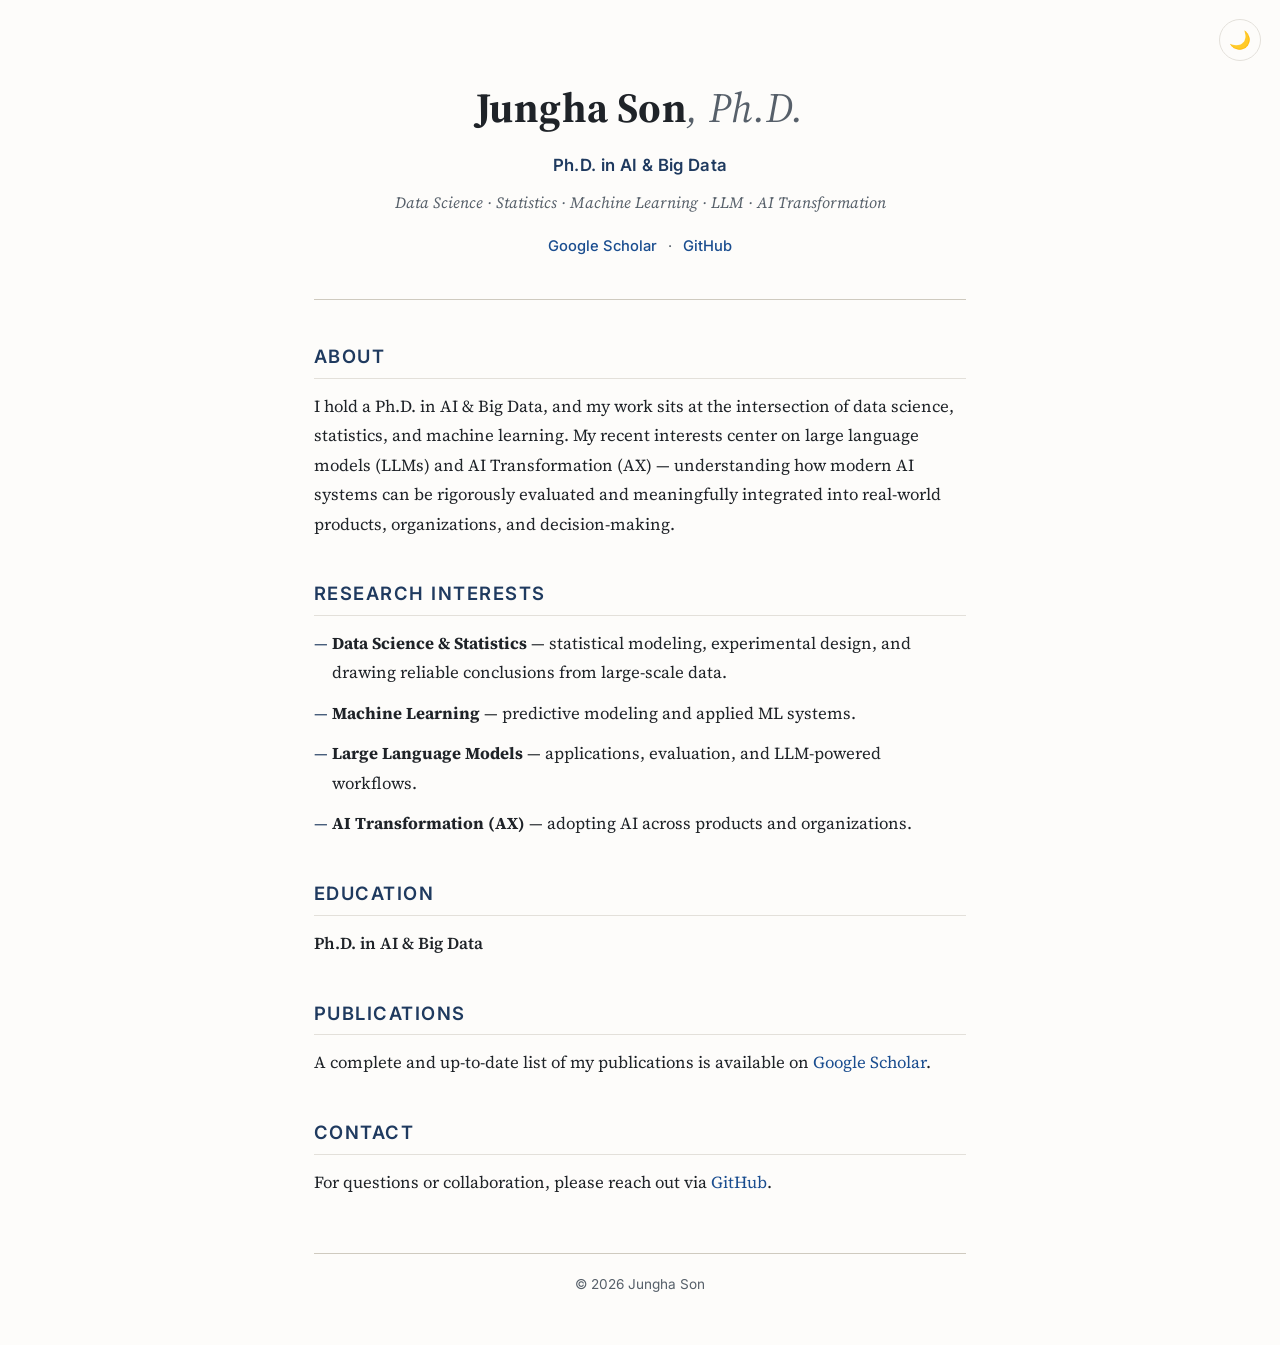
<file: index.html>
<!DOCTYPE html>
<html lang="en">
<head>
  <meta charset="UTF-8" />
  <meta name="viewport" content="width=device-width, initial-scale=1.0" />
  <title>Jungha Son, Ph.D.</title>
  <meta name="description" content="Jungha Son, Ph.D. in AI &amp; Big Data — Data Science, Statistics, Machine Learning, LLM, and AI Transformation." />
  <link rel="preconnect" href="https://fonts.googleapis.com" />
  <link rel="preconnect" href="https://fonts.gstatic.com" crossorigin />
  <link href="https://fonts.googleapis.com/css2?family=Source+Serif+4:ital,opsz,wght@0,8..60,400;0,8..60,600;0,8..60,700;1,8..60,400&family=Inter:wght@400;500;600&display=swap" rel="stylesheet" />
  <link rel="stylesheet" href="style.css" />
</head>
<body>
  <button id="theme-toggle" class="theme-toggle" aria-label="Toggle theme">🌙</button>

  <div class="page">
    <header class="masthead">
      <h1>Jungha Son<span class="degree">, Ph.D.</span></h1>
      <p class="affiliation">Ph.D. in AI &amp; Big Data</p>
      <p class="tagline">Data Science &middot; Statistics &middot; Machine Learning &middot; LLM &middot; AI Transformation</p>
      <nav class="profile-links">
        <a href="https://scholar.google.com/citations?user=TWOLOYsAAAAJ" target="_blank" rel="noopener">Google Scholar</a>
        <span aria-hidden="true">&middot;</span>
        <a href="https://github.com/junghason" target="_blank" rel="noopener">GitHub</a>
      </nav>
    </header>

    <hr class="rule" />

    <main>
      <section>
        <h2>About</h2>
        <p>
          I hold a Ph.D. in AI &amp; Big Data, and my work sits at the
          intersection of data science, statistics, and machine learning.
          My recent interests center on large language models (LLMs) and
          AI Transformation (AX) &mdash; understanding how modern AI systems can
          be rigorously evaluated and meaningfully integrated into real-world
          products, organizations, and decision-making.
        </p>
      </section>

      <section>
        <h2>Research Interests</h2>
        <ul class="interest-list">
          <li>
            <strong>Data Science &amp; Statistics</strong> &mdash;
            statistical modeling, experimental design, and drawing reliable
            conclusions from large-scale data.
          </li>
          <li>
            <strong>Machine Learning</strong> &mdash;
            predictive modeling and applied ML systems.
          </li>
          <li>
            <strong>Large Language Models</strong> &mdash;
            applications, evaluation, and LLM-powered workflows.
          </li>
          <li>
            <strong>AI Transformation (AX)</strong> &mdash;
            adopting AI across products and organizations.
          </li>
        </ul>
      </section>

      <section>
        <h2>Education</h2>
        <ul class="cv-list">
          <li>
            <span class="cv-title">Ph.D. in AI &amp; Big Data</span>
            <!-- TODO: add institution and year, e.g., "University Name, 2024" -->
          </li>
        </ul>
      </section>

      <section>
        <h2>Publications</h2>
        <p>
          A complete and up-to-date list of my publications is available on
          <a href="https://scholar.google.com/citations?user=TWOLOYsAAAAJ" target="_blank" rel="noopener">Google Scholar</a>.
        </p>
      </section>

      <section>
        <h2>Contact</h2>
        <p>
          For questions or collaboration, please reach out via
          <a href="https://github.com/junghason" target="_blank" rel="noopener">GitHub</a>.
        </p>
      </section>
    </main>

    <footer>
      <p>&copy; <span id="year"></span> Jungha Son</p>
    </footer>
  </div>

  <script src="script.js"></script>
</body>
</html>
</file>
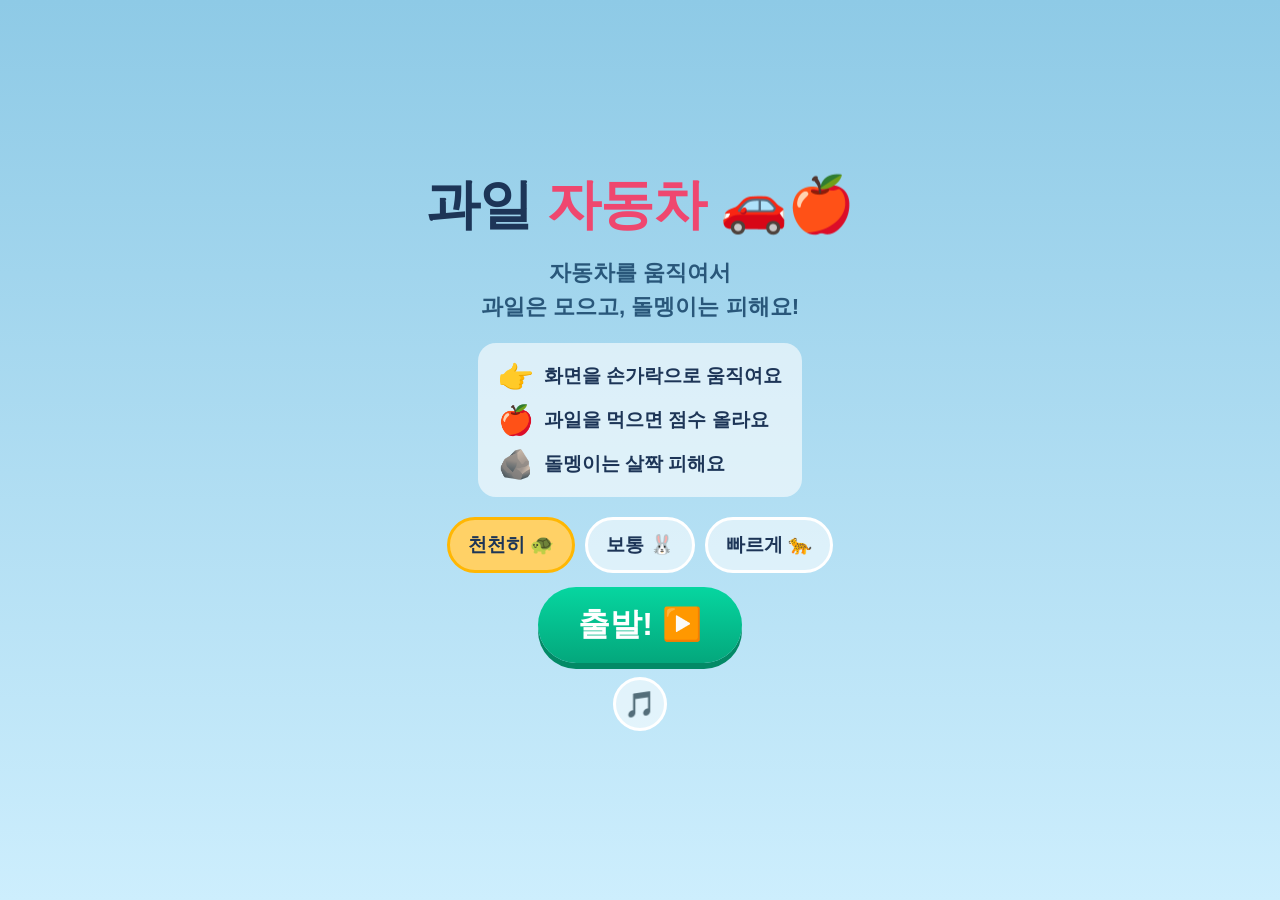
<file: car-racing/index.html>
<!DOCTYPE html>
<html lang="ko">
<head>
  <meta charset="UTF-8" />
  <meta name="viewport" content="width=device-width, initial-scale=1.0, maximum-scale=1.0, user-scalable=no, viewport-fit=cover" />
  <meta name="apple-mobile-web-app-capable" content="yes" />
  <meta name="mobile-web-app-capable" content="yes" />
  <meta name="theme-color" content="#4cc9f0" />
  <title>과일 자동차 🚗🍎</title>
  <link rel="stylesheet" href="style.css" />
</head>
<body>
  <!-- 시작 화면 -->
  <section id="start-screen" class="screen">
    <h1 class="title">과일 <span class="pop">자동차</span> 🚗🍎</h1>
    <p class="subtitle">자동차를 움직여서<br />과일은 모으고, 돌멩이는 피해요!</p>

    <div class="how-to">
      <div class="how-item"><span class="how-emoji">👉</span> 화면을 손가락으로 움직여요</div>
      <div class="how-item"><span class="how-emoji">🍎</span> 과일을 먹으면 점수 올라요</div>
      <div class="how-item"><span class="how-emoji">🪨</span> 돌멩이는 살짝 피해요</div>
    </div>

    <div class="level-row" id="level-row">
      <button class="level-btn active" data-speed="slow">천천히 🐢</button>
      <button class="level-btn" data-speed="normal">보통 🐰</button>
      <button class="level-btn" data-speed="fast">빠르게 🐆</button>
    </div>

    <button id="start-btn" class="big-btn">출발! ▶️</button>
    <button class="music-btn music-toggle" aria-label="배경음악 켜기/끄기">🎵</button>
  </section>

  <!-- 게임 화면 -->
  <section id="game-screen" class="screen hidden">
    <div class="topbar">
      <div class="topbar-left">
        <button id="home-btn" class="home-btn" aria-label="처음으로">🏠</button>
        <button class="home-btn music-btn" aria-label="배경음악 켜기/끄기">🎵</button>
      </div>
      <span class="score" id="score">🍎 0</span>
      <span class="hearts" id="hearts">❤️❤️❤️</span>
    </div>
    <canvas id="game" class="game-canvas"></canvas>
  </section>

  <!-- 결과 화면 -->
  <section id="over-screen" class="screen hidden">
    <div class="over-emoji">🎉</div>
    <h2 class="over-title" id="over-title">참 잘했어요!</h2>
    <p class="over-score" id="over-score">🍎 0개 모았어요</p>
    <button id="again-btn" class="big-btn">다시 할래요! 🔄</button>
    <button id="over-home-btn" class="big-btn ghost">처음으로 🏠</button>
  </section>

  <script src="game.js"></script>
</body>
</html>
</file>
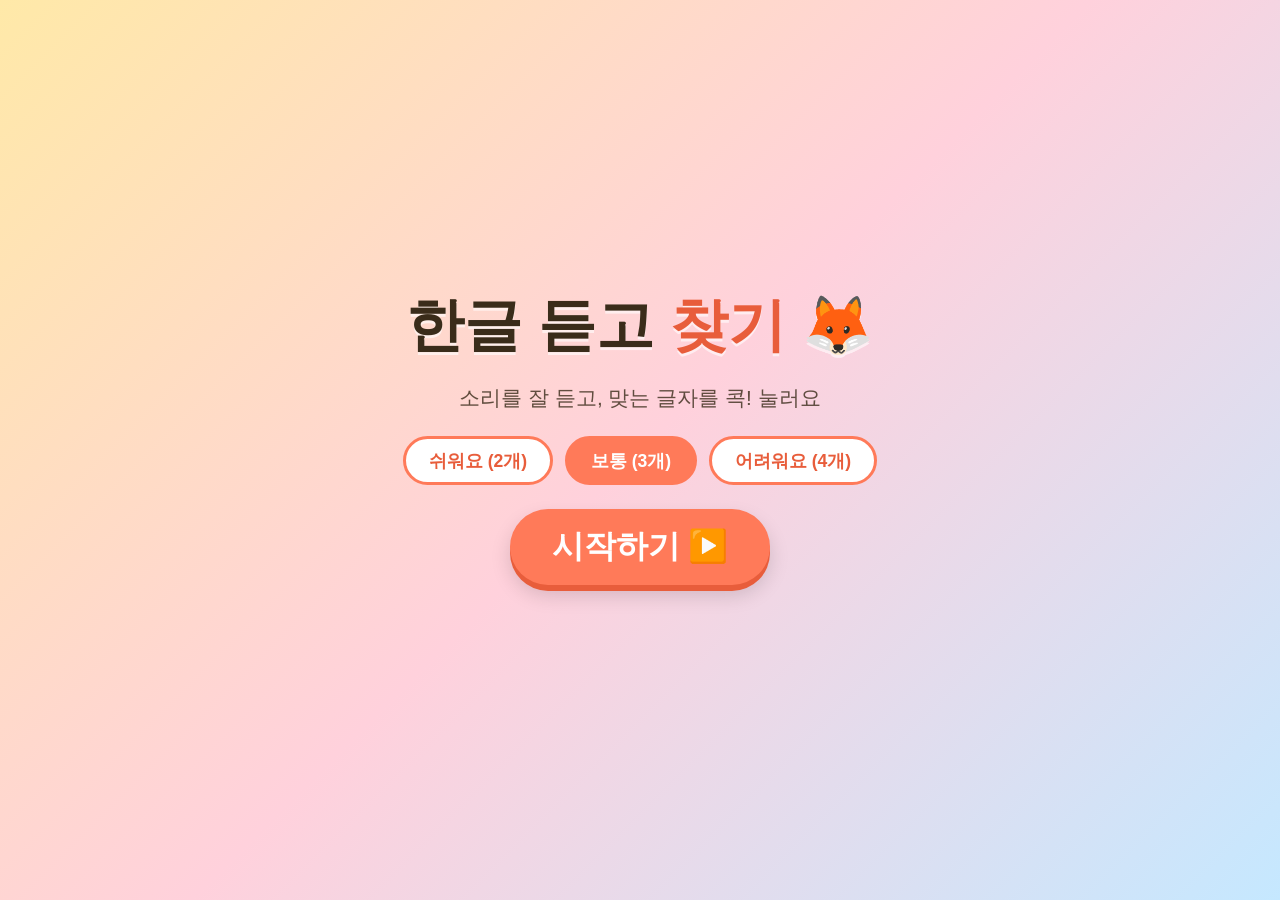
<file: hangul-game/index.html>
<!DOCTYPE html>
<html lang="ko">
<head>
  <meta charset="UTF-8" />
  <meta name="viewport" content="width=device-width, initial-scale=1.0, maximum-scale=1.0, user-scalable=no, viewport-fit=cover" />
  <meta name="apple-mobile-web-app-capable" content="yes" />
  <meta name="mobile-web-app-capable" content="yes" />
  <meta name="theme-color" content="#ff7a59" />
  <title>한글 듣고 찾기</title>
  <link rel="stylesheet" href="style.css" />
</head>
<body>
  <!-- 시작 화면 -->
  <section id="start-screen" class="screen">
    <h1 class="title">한글 듣고 <span class="pop">찾기</span> 🦊</h1>
    <p class="subtitle">소리를 잘 듣고, 맞는 글자를 콕! 눌러요</p>

    <div class="level-row" id="level-row">
      <button class="level-btn" data-choices="2">쉬워요 (2개)</button>
      <button class="level-btn active" data-choices="3">보통 (3개)</button>
      <button class="level-btn" data-choices="4">어려워요 (4개)</button>
    </div>

    <button id="start-btn" class="big-btn">시작하기 ▶️</button>
    <p class="subtitle" id="tts-warn" style="font-size:1rem; color:#c0392b; font-weight:700;"></p>
    <a id="chrome-link" class="big-btn chrome-btn hidden" href="#" rel="noopener">크롬에서 열기 🌐</a>
  </section>

  <!-- 게임 화면 -->
  <section id="game-screen" class="screen hidden">
    <div class="topbar">
      <button id="home-btn" class="home-btn" aria-label="처음으로">🏠</button>
      <span class="stars" id="stars">⭐ 0</span>
    </div>

    <button id="listen-btn" class="listen-btn"><span class="ear">🔊</span> 다시 듣기</button>
    <p class="prompt">어떤 글자였을까요?</p>

    <div class="choices" id="choices"></div>
  </section>

  <!-- 정답 보상 -->
  <div id="reward" class="reward hidden">
    <div class="reward-emoji" id="reward-emoji"></div>
    <div class="reward-word" id="reward-word"></div>
    <div class="reward-msg" id="reward-msg"></div>
  </div>

  <script src="words.js"></script>
  <script src="game.js"></script>
</body>
</html>
</file>
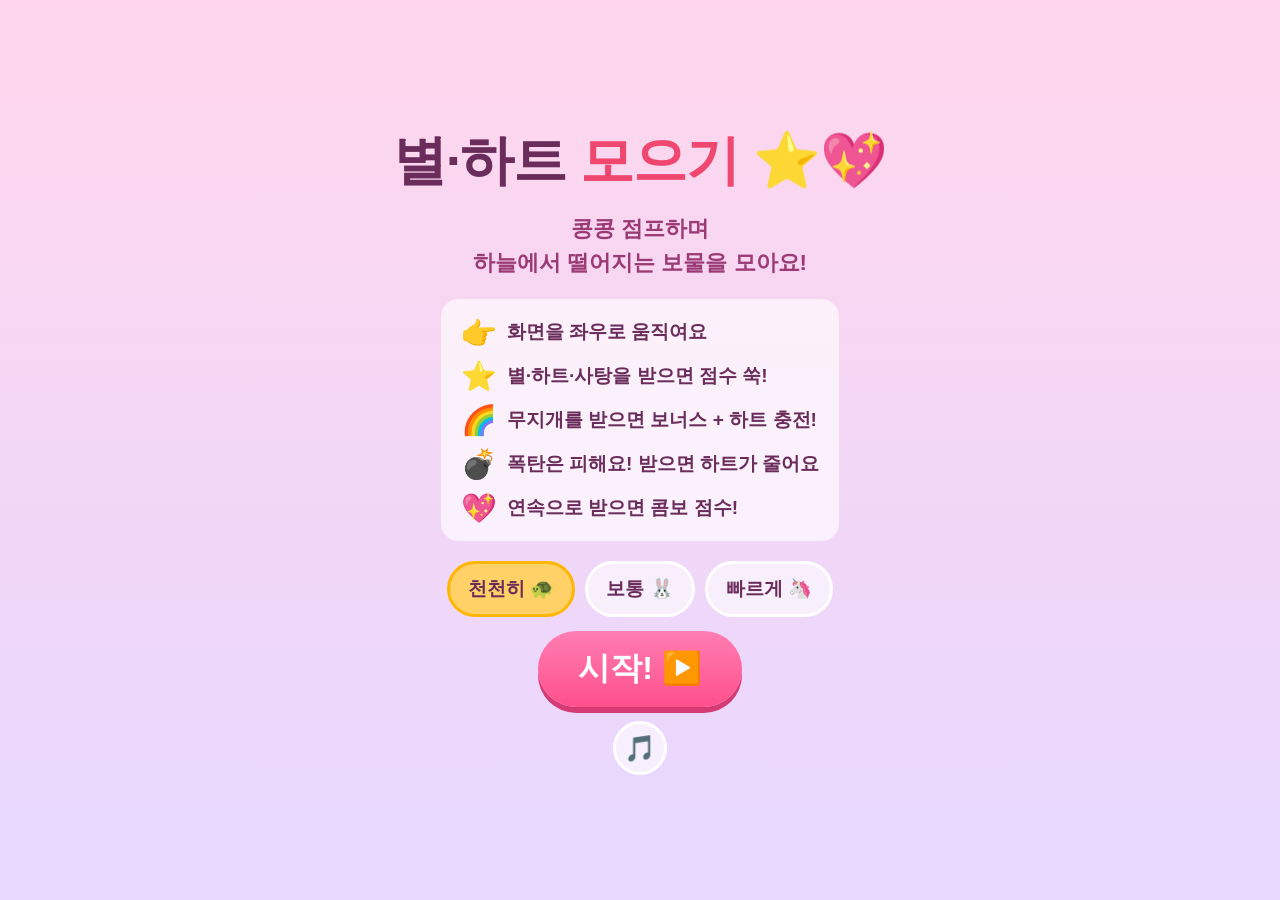
<file: star-catch/index.html>
<!DOCTYPE html>
<html lang="ko">
<head>
  <meta charset="UTF-8" />
  <meta name="viewport" content="width=device-width, initial-scale=1.0, maximum-scale=1.0, user-scalable=no, viewport-fit=cover" />
  <meta name="apple-mobile-web-app-capable" content="yes" />
  <meta name="mobile-web-app-capable" content="yes" />
  <meta name="theme-color" content="#ff8fab" />
  <title>별·하트 모으기 ⭐💖</title>
  <link rel="stylesheet" href="style.css" />
</head>
<body>
  <!-- 시작 화면 -->
  <section id="start-screen" class="screen">
    <h1 class="title">별·하트 <span class="pop">모으기</span> ⭐💖</h1>
    <p class="subtitle">콩콩 점프하며<br />하늘에서 떨어지는 보물을 모아요!</p>

    <div class="how-to">
      <div class="how-item"><span class="how-emoji">👉</span> 화면을 좌우로 움직여요</div>
      <div class="how-item"><span class="how-emoji">⭐</span> 별·하트·사탕을 받으면 점수 쑥!</div>
      <div class="how-item"><span class="how-emoji">🌈</span> 무지개를 받으면 보너스 + 하트 충전!</div>
      <div class="how-item"><span class="how-emoji">💣</span> 폭탄은 피해요! 받으면 하트가 줄어요</div>
      <div class="how-item"><span class="how-emoji">💖</span> 연속으로 받으면 콤보 점수!</div>
    </div>

    <div class="level-row" id="level-row">
      <button class="level-btn active" data-speed="slow">천천히 🐢</button>
      <button class="level-btn" data-speed="normal">보통 🐰</button>
      <button class="level-btn" data-speed="fast">빠르게 🦄</button>
    </div>

    <button id="start-btn" class="big-btn">시작! ▶️</button>
    <button class="music-btn music-toggle" aria-label="배경음악 켜기/끄기">🎵</button>
  </section>

  <!-- 게임 화면 -->
  <section id="game-screen" class="screen hidden">
    <div class="topbar">
      <div class="topbar-left">
        <button id="home-btn" class="home-btn" aria-label="처음으로">🏠</button>
        <button class="home-btn music-btn" aria-label="배경음악 켜기/끄기">🎵</button>
      </div>
      <span class="score" id="score">⭐ 0</span>
      <span class="hearts" id="hearts">❤️❤️❤️</span>
    </div>
    <canvas id="game" class="game-canvas"></canvas>
  </section>

  <!-- 결과 화면 -->
  <section id="over-screen" class="screen hidden">
    <div class="over-emoji">🎉</div>
    <h2 class="over-title" id="over-title">참 잘했어요!</h2>
    <p class="over-score" id="over-score">⭐ 0개 모았어요</p>
    <button id="again-btn" class="big-btn">다시 할래요! 🔄</button>
    <button id="over-home-btn" class="big-btn ghost">처음으로 🏠</button>
  </section>

  <script src="game.js"></script>
</body>
</html>
</file>
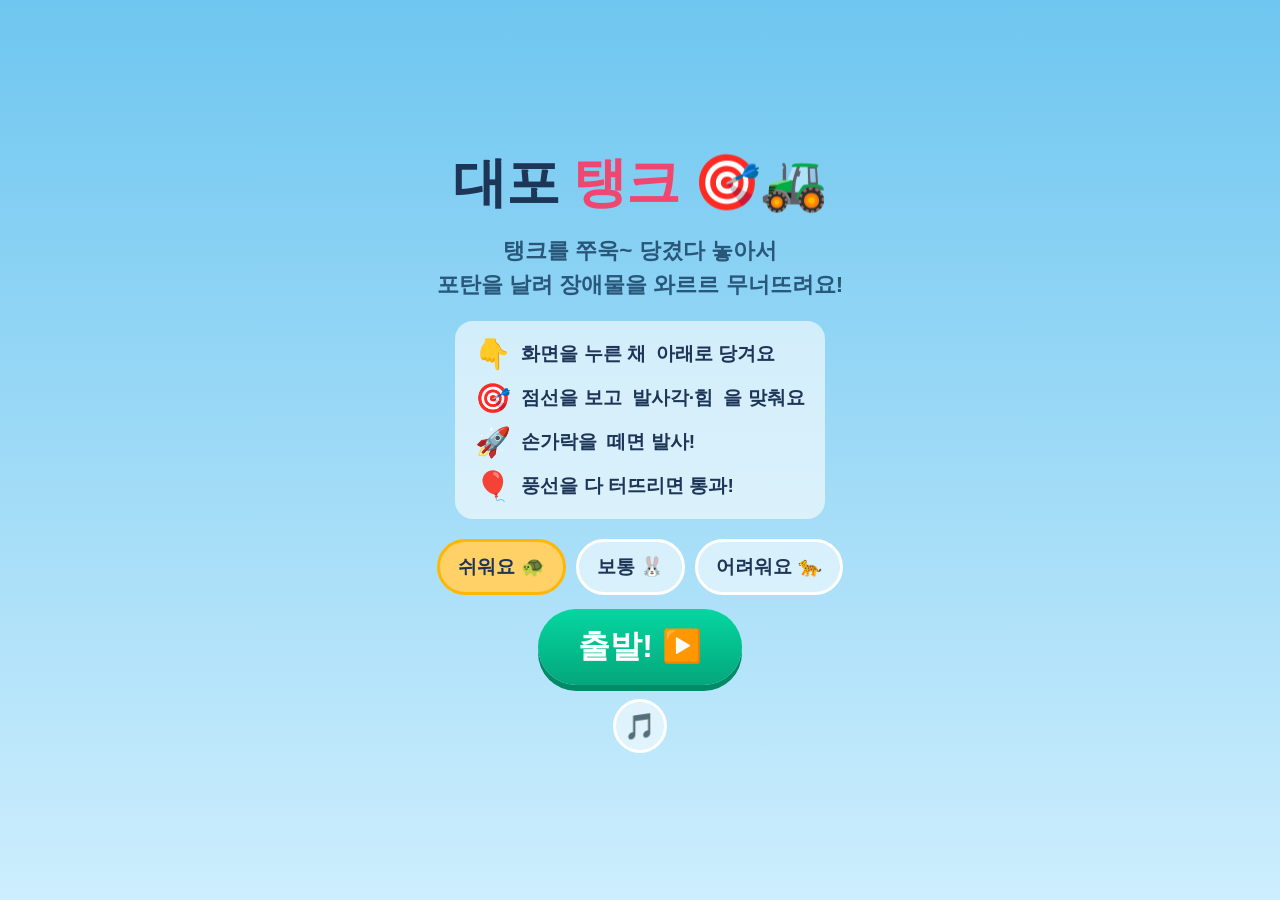
<file: tank-game/index.html>
<!DOCTYPE html>
<html lang="ko">
<head>
  <meta charset="UTF-8" />
  <meta name="viewport" content="width=device-width, initial-scale=1.0, maximum-scale=1.0, user-scalable=no, viewport-fit=cover" />
  <meta name="apple-mobile-web-app-capable" content="yes" />
  <meta name="mobile-web-app-capable" content="yes" />
  <meta name="theme-color" content="#8ecae6" />
  <title>대포 탱크 🎯🚜</title>
  <link rel="stylesheet" href="style.css" />
</head>
<body>
  <!-- 시작 화면 -->
  <section id="start-screen" class="screen">
    <h1 class="title">대포 <span class="pop">탱크</span> 🎯🚜</h1>
    <p class="subtitle">탱크를 쭈욱~ 당겼다 놓아서<br />포탄을 날려 장애물을 와르르 무너뜨려요!</p>

    <div class="how-to">
      <div class="how-item"><span class="how-emoji">👇</span> 화면을 누른 채 <b>아래로 당겨요</b></div>
      <div class="how-item"><span class="how-emoji">🎯</span> 점선을 보고 <b>발사각·힘</b>을 맞춰요</div>
      <div class="how-item"><span class="how-emoji">🚀</span> 손가락을 <b>떼면 발사!</b></div>
      <div class="how-item"><span class="how-emoji">🎈</span> 풍선을 다 터뜨리면 통과!</div>
    </div>

    <div class="level-row" id="level-row">
      <button class="level-btn active" data-diff="easy">쉬워요 🐢</button>
      <button class="level-btn" data-diff="normal">보통 🐰</button>
      <button class="level-btn" data-diff="hard">어려워요 🐆</button>
    </div>

    <button id="start-btn" class="big-btn">출발! ▶️</button>
    <button class="music-btn music-toggle" aria-label="배경음악 켜기/끄기">🎵</button>
  </section>

  <!-- 게임 화면 -->
  <section id="game-screen" class="screen hidden">
    <div class="topbar">
      <div class="topbar-left">
        <button id="home-btn" class="home-btn" aria-label="처음으로">🏠</button>
        <button class="home-btn music-btn" aria-label="배경음악 켜기/끄기">🎵</button>
      </div>
      <span class="score" id="stage">스테이지 1</span>
      <span class="hearts" id="ammo">⚪⚪⚪</span>
    </div>
    <canvas id="game" class="game-canvas"></canvas>
  </section>

  <!-- 결과 화면 -->
  <section id="over-screen" class="screen hidden">
    <div class="over-emoji" id="over-emoji">🎉</div>
    <h2 class="over-title" id="over-title">참 잘했어요!</h2>
    <p class="over-score" id="over-score">🎈 0개 터뜨렸어요</p>
    <button id="next-btn" class="big-btn hidden">다음 스테이지 ⏭️</button>
    <button id="again-btn" class="big-btn ghost">다시 할래요! 🔄</button>
    <button id="over-home-btn" class="big-btn ghost">처음으로 🏠</button>
  </section>

  <script src="game.js"></script>
</body>
</html>
</file>
<file: style.css>
:root {
  --bg: #fdfcfa;
  --text: #1f2328;
  --text-soft: #57606a;
  --accent: #1f3a5f;
  --link: #1a4d8f;
  --border: #e3e0da;
  --rule: #cfcabf;
}

[data-theme="dark"] {
  --bg: #11151b;
  --text: #dfe3e8;
  --text-soft: #98a1ab;
  --accent: #9db8d9;
  --link: #8ab4f8;
  --border: #2a313a;
  --rule: #3a424d;
}

* {
  box-sizing: border-box;
  margin: 0;
  padding: 0;
}

html {
  scroll-behavior: smooth;
}

body {
  font-family: "Source Serif 4", Georgia, "Times New Roman", serif;
  background: var(--bg);
  color: var(--text);
  line-height: 1.75;
  font-size: 1.05rem;
  transition: background 0.3s ease, color 0.3s ease;
}

.page {
  max-width: 700px;
  margin: 0 auto;
  padding: 4.5rem 1.5rem 3rem;
}

/* Theme toggle */
.theme-toggle {
  position: fixed;
  top: 1.2rem;
  right: 1.2rem;
  width: 42px;
  height: 42px;
  border-radius: 50%;
  border: 1px solid var(--border);
  background: var(--bg);
  color: var(--text);
  font-size: 1.1rem;
  cursor: pointer;
  z-index: 10;
  transition: transform 0.2s ease;
}
.theme-toggle:hover {
  transform: scale(1.08);
}

/* Masthead */
.masthead {
  text-align: center;
}
.masthead h1 {
  font-size: 2.6rem;
  font-weight: 700;
  letter-spacing: 0.01em;
}
.degree {
  font-weight: 400;
  font-style: italic;
  color: var(--text-soft);
}
.affiliation {
  margin-top: 0.4rem;
  font-size: 1.05rem;
  color: var(--accent);
  font-weight: 600;
  font-family: "Inter", sans-serif;
  letter-spacing: 0.02em;
}
.tagline {
  margin-top: 0.5rem;
  color: var(--text-soft);
  font-style: italic;
  font-size: 0.98rem;
}
.profile-links {
  margin-top: 1.1rem;
  font-family: "Inter", sans-serif;
  font-size: 0.92rem;
  color: var(--text-soft);
  display: flex;
  gap: 0.7rem;
  justify-content: center;
}
.profile-links a {
  color: var(--link);
  text-decoration: none;
  font-weight: 500;
}
.profile-links a:hover {
  text-decoration: underline;
}

.rule {
  border: none;
  border-top: 1px solid var(--rule);
  margin: 2.5rem auto;
  width: 100%;
}

/* Sections */
main {
  display: grid;
  gap: 2.4rem;
}
section h2 {
  font-size: 1.15rem;
  font-family: "Inter", sans-serif;
  font-weight: 600;
  text-transform: uppercase;
  letter-spacing: 0.08em;
  color: var(--accent);
  margin-bottom: 0.8rem;
  padding-bottom: 0.35rem;
  border-bottom: 1px solid var(--border);
}
section p {
  color: var(--text);
}
section a {
  color: var(--link);
  text-decoration: none;
}
section a:hover {
  text-decoration: underline;
}

/* Research interests */
.interest-list {
  list-style: none;
  display: grid;
  gap: 0.7rem;
}
.interest-list li {
  padding-left: 1.1rem;
  position: relative;
}
.interest-list li::before {
  content: "—";
  position: absolute;
  left: 0;
  color: var(--accent);
}

/* CV-style lists (Education etc.) */
.cv-list {
  list-style: none;
  display: grid;
  gap: 0.6rem;
}
.cv-title {
  font-weight: 600;
}
.cv-detail {
  color: var(--text-soft);
}

/* Footer */
footer {
  margin-top: 3.5rem;
  padding-top: 1.2rem;
  border-top: 1px solid var(--rule);
  text-align: center;
  color: var(--text-soft);
  font-size: 0.85rem;
  font-family: "Inter", sans-serif;
}

@media (max-width: 480px) {
  .page {
    padding-top: 3.5rem;
  }
  .masthead h1 {
    font-size: 2rem;
  }
}
</file>
<file: car-racing/style.css>
* { box-sizing: border-box; margin: 0; padding: 0; }

html, body {
  height: 100%;
  font-family: "Apple SD Gothic Neo", "Malgun Gothic", "Noto Sans KR", sans-serif;
  -webkit-tap-highlight-color: transparent;
  user-select: none;
  -webkit-user-select: none;
  overflow: hidden;
  /* 안드로이드 크롬: 당겨서 새로고침 / 스크롤 튕김 방지 */
  overscroll-behavior: none;
  touch-action: manipulation;
  position: fixed;
  inset: 0;
  width: 100%;
}

body {
  background: linear-gradient(180deg, #8ecae6 0%, #cdeefd 100%);
  color: #1d3557;
}

.screen {
  position: fixed;
  inset: 0;
  display: flex;
  flex-direction: column;
  align-items: center;
  justify-content: center;
  padding: 20px;
  text-align: center;
  gap: 14px;
}

.hidden { display: none !important; }

/* 시작 화면 */
.title {
  font-size: clamp(2rem, 9vw, 3.4rem);
  font-weight: 900;
  letter-spacing: -1px;
}
.pop { color: #ef476f; }

.subtitle {
  font-size: clamp(1rem, 4.5vw, 1.4rem);
  font-weight: 700;
  line-height: 1.5;
  color: #29577a;
}

.how-to {
  display: flex;
  flex-direction: column;
  gap: 10px;
  background: rgba(255, 255, 255, 0.6);
  border-radius: 18px;
  padding: 16px 20px;
  margin: 6px 0;
}
.how-item {
  font-size: clamp(0.95rem, 4vw, 1.2rem);
  font-weight: 700;
  display: flex;
  align-items: center;
  gap: 10px;
}
.how-emoji { font-size: 1.5em; }

.level-row {
  display: flex;
  gap: 10px;
  flex-wrap: wrap;
  justify-content: center;
}
.level-btn {
  font-size: clamp(0.95rem, 4vw, 1.2rem);
  font-weight: 800;
  padding: 12px 18px;
  border: 3px solid #ffffff;
  border-radius: 999px;
  background: rgba(255, 255, 255, 0.55);
  color: #1d3557;
  cursor: pointer;
  transition: transform 0.08s, background 0.15s;
}
.level-btn:active { transform: scale(0.94); }
.level-btn.active {
  background: #ffd166;
  border-color: #ffb703;
}

.big-btn {
  font-size: clamp(1.3rem, 6vw, 2rem);
  font-weight: 900;
  color: #fff;
  background: linear-gradient(180deg, #06d6a0, #04a77c);
  border: none;
  border-radius: 999px;
  padding: 16px 40px;
  cursor: pointer;
  box-shadow: 0 6px 0 #038a66;
  transition: transform 0.08s, box-shadow 0.08s;
}
.big-btn:active {
  transform: translateY(4px);
  box-shadow: 0 2px 0 #038a66;
}
.big-btn.ghost {
  background: linear-gradient(180deg, #4cc9f0, #2196c4);
  box-shadow: 0 6px 0 #1a7ba3;
}
.big-btn.ghost:active { box-shadow: 0 2px 0 #1a7ba3; }

/* 게임 화면 */
.topbar {
  position: fixed;
  top: 0;
  left: 0;
  right: 0;
  height: 56px;
  display: flex;
  align-items: center;
  justify-content: space-between;
  padding: 0 14px;
  z-index: 10;
  padding-top: env(safe-area-inset-top, 0);
}
.topbar-left { display: flex; gap: 8px; }
.home-btn {
  font-size: 1.8rem;
  background: rgba(255, 255, 255, 0.7);
  border: none;
  border-radius: 50%;
  width: 46px;
  height: 46px;
  cursor: pointer;
}
.home-btn:active { transform: scale(0.92); }

/* 시작 화면의 음악 토글 (작은 동그란 버튼) */
.music-toggle {
  font-size: 1.6rem;
  background: rgba(255, 255, 255, 0.55);
  border: 3px solid #fff;
  border-radius: 50%;
  width: 54px;
  height: 54px;
  cursor: pointer;
}
.music-toggle:active { transform: scale(0.92); }
.score, .hearts {
  font-size: clamp(1.2rem, 5vw, 1.6rem);
  font-weight: 900;
  background: rgba(255, 255, 255, 0.7);
  padding: 6px 14px;
  border-radius: 999px;
}

.game-canvas {
  display: block;
  position: fixed;
  top: 0;
  left: 0;
  /* 실제 크기는 JS(resize)에서 보이는 영역 기준으로 지정 */
  width: 100%;
  height: 100%;
  touch-action: none;
}

/* 결과 화면 */
.over-emoji { font-size: 5rem; animation: pop-in 0.4s ease; }
.over-title { font-size: clamp(1.8rem, 8vw, 3rem); font-weight: 900; }
.over-score { font-size: clamp(1.2rem, 5vw, 1.6rem); font-weight: 800; color: #ef476f; }

@keyframes pop-in {
  0% { transform: scale(0.2); opacity: 0; }
  70% { transform: scale(1.15); }
  100% { transform: scale(1); opacity: 1; }
}
</file>
<file: hangul-game/style.css>
* {
  box-sizing: border-box;
  margin: 0;
  padding: 0;
  -webkit-tap-highlight-color: transparent;
  user-select: none;
}

:root {
  --bg1: #ffe9a8;
  --bg2: #ffd1dc;
  --bg3: #c5e8ff;
  --card: #ffffff;
  --text: #3a2c1a;
  --accent: #ff7a59;
  --accent-dark: #e85d3b;
  --correct: #5ec26a;
  --wrong: #ff8a8a;
}

html, body {
  height: 100%;
  width: 100%;
  overflow: hidden;
  touch-action: manipulation;
}

body {
  font-family: "Apple SD Gothic Neo", "Noto Sans KR", "Malgun Gothic", sans-serif;
  background: linear-gradient(135deg, var(--bg1), var(--bg2) 50%, var(--bg3));
  color: var(--text);
  display: flex;
  align-items: center;
  justify-content: center;
  min-height: 100dvh;
  padding: env(safe-area-inset-top) 1rem env(safe-area-inset-bottom);
}

.screen {
  width: 100%;
  max-width: 760px;
  height: 100%;
  display: flex;
  flex-direction: column;
  align-items: center;
  justify-content: center;
  gap: 1.5rem;
}

.hidden { display: none !important; }

/* ---- 시작 화면 ---- */
.title {
  font-size: clamp(2.2rem, 8vw, 3.6rem);
  font-weight: 800;
  text-align: center;
  line-height: 1.2;
  text-shadow: 0 3px 0 rgba(255, 255, 255, 0.6);
}
.title .pop { color: var(--accent-dark); }

.subtitle {
  font-size: clamp(1rem, 3.5vw, 1.3rem);
  text-align: center;
  opacity: 0.8;
}

.big-btn {
  font-family: inherit;
  font-size: clamp(1.4rem, 5vw, 2rem);
  font-weight: 800;
  color: #fff;
  background: var(--accent);
  border: none;
  border-radius: 999px;
  padding: 1rem 2.6rem;
  box-shadow: 0 6px 0 var(--accent-dark), 0 10px 20px rgba(0, 0, 0, 0.15);
  cursor: pointer;
  transition: transform 0.08s ease, box-shadow 0.08s ease;
}
.big-btn:active {
  transform: translateY(4px);
  box-shadow: 0 2px 0 var(--accent-dark), 0 4px 10px rgba(0, 0, 0, 0.15);
}

/* 크롬에서 열기 링크 (앵커를 버튼처럼) */
a.chrome-btn {
  display: inline-flex;
  align-items: center;
  justify-content: center;
  text-decoration: none;
  background: #34a853;
  box-shadow: 0 6px 0 #1e7e34, 0 10px 20px rgba(0, 0, 0, 0.15);
}
a.chrome-btn:active {
  box-shadow: 0 2px 0 #1e7e34, 0 4px 10px rgba(0, 0, 0, 0.15);
}

.level-row {
  display: flex;
  gap: 0.8rem;
  flex-wrap: wrap;
  justify-content: center;
}
.level-btn {
  font-family: inherit;
  font-size: 1.1rem;
  font-weight: 700;
  border: 3px solid var(--accent);
  background: #fff;
  color: var(--accent-dark);
  border-radius: 999px;
  padding: 0.6rem 1.4rem;
  cursor: pointer;
}
.level-btn.active {
  background: var(--accent);
  color: #fff;
}

/* ---- 게임 화면 ---- */
.topbar {
  width: 100%;
  display: flex;
  align-items: center;
  justify-content: space-between;
  font-size: 1.6rem;
  font-weight: 800;
}
.home-btn {
  font-family: inherit;
  font-size: 1.6rem;
  background: rgba(255, 255, 255, 0.7);
  border: none;
  border-radius: 50%;
  width: 3rem;
  height: 3rem;
  cursor: pointer;
}
.stars { letter-spacing: 0.1rem; }

.listen-btn {
  font-family: inherit;
  font-size: clamp(1.3rem, 5vw, 1.8rem);
  font-weight: 800;
  color: #fff;
  background: var(--accent);
  border: none;
  border-radius: 28px;
  padding: 1.4rem 2.2rem;
  box-shadow: 0 6px 0 var(--accent-dark);
  cursor: pointer;
  display: flex;
  align-items: center;
  gap: 0.6rem;
}
.listen-btn:active { transform: translateY(4px); box-shadow: 0 2px 0 var(--accent-dark); }
.listen-btn .ear { font-size: 1.4em; }

.prompt {
  font-size: clamp(1.1rem, 4vw, 1.5rem);
  font-weight: 700;
  opacity: 0.85;
  text-align: center;
}

.choices {
  width: 100%;
  display: grid;
  gap: 1rem;
  grid-template-columns: repeat(auto-fit, minmax(140px, 1fr));
}

.choice {
  font-family: inherit;
  font-size: clamp(2rem, 9vw, 3.4rem);
  font-weight: 800;
  color: var(--text);
  background: var(--card);
  border: 4px solid #fff;
  border-radius: 24px;
  padding: 1.4rem 0.6rem;
  min-height: 22vh;
  box-shadow: 0 8px 18px rgba(0, 0, 0, 0.12);
  cursor: pointer;
  transition: transform 0.1s ease, background 0.15s ease;
}
.choice:active { transform: scale(0.96); }
.choice.correct {
  background: var(--correct);
  color: #fff;
  animation: pop 0.4s ease;
}
.choice.wrong {
  background: var(--wrong);
  color: #fff;
  animation: shake 0.4s ease;
}
.choice:disabled { cursor: default; }

@keyframes pop {
  0% { transform: scale(1); }
  50% { transform: scale(1.12); }
  100% { transform: scale(1); }
}
@keyframes shake {
  0%, 100% { transform: translateX(0); }
  25% { transform: translateX(-8px); }
  75% { transform: translateX(8px); }
}

/* ---- 정답 보상 오버레이 ---- */
.reward {
  position: fixed;
  inset: 0;
  display: flex;
  flex-direction: column;
  align-items: center;
  justify-content: center;
  gap: 1rem;
  background: rgba(255, 255, 255, 0.55);
  backdrop-filter: blur(2px);
  z-index: 20;
}
.reward .reward-emoji {
  font-size: clamp(6rem, 30vw, 11rem);
  animation: pop 0.5s ease;
}
.reward .reward-word {
  font-size: clamp(2.5rem, 12vw, 4.5rem);
  font-weight: 800;
  color: var(--accent-dark);
}
.reward .reward-msg {
  font-size: clamp(1.4rem, 6vw, 2.2rem);
  font-weight: 800;
  color: var(--correct);
}

@media (orientation: landscape) {
  .choice { min-height: 28vh; }
}
</file>
<file: star-catch/style.css>
* { box-sizing: border-box; margin: 0; padding: 0; }

html, body {
  height: 100%;
  font-family: "Apple SD Gothic Neo", "Malgun Gothic", "Noto Sans KR", sans-serif;
  -webkit-tap-highlight-color: transparent;
  user-select: none;
  -webkit-user-select: none;
  overflow: hidden;
  /* 안드로이드 크롬: 당겨서 새로고침 / 스크롤 튕김 방지 */
  overscroll-behavior: none;
  touch-action: manipulation;
  position: fixed;
  inset: 0;
  width: 100%;
}

body {
  background: linear-gradient(180deg, #ffd6ec 0%, #e7d8ff 100%);
  color: #6a2c5a;
}

.screen {
  position: fixed;
  inset: 0;
  display: flex;
  flex-direction: column;
  align-items: center;
  justify-content: center;
  padding: 20px;
  text-align: center;
  gap: 14px;
}

.hidden { display: none !important; }

/* 시작 화면 */
.title {
  font-size: clamp(2rem, 9vw, 3.4rem);
  font-weight: 900;
  letter-spacing: -1px;
}
.pop { color: #ef476f; }

.subtitle {
  font-size: clamp(1rem, 4.5vw, 1.4rem);
  font-weight: 700;
  line-height: 1.5;
  color: #9b3b76;
}

.how-to {
  display: flex;
  flex-direction: column;
  gap: 10px;
  background: rgba(255, 255, 255, 0.65);
  border-radius: 18px;
  padding: 16px 20px;
  margin: 6px 0;
}
.how-item {
  font-size: clamp(0.95rem, 4vw, 1.2rem);
  font-weight: 700;
  display: flex;
  align-items: center;
  gap: 10px;
}
.how-emoji { font-size: 1.5em; }

.level-row {
  display: flex;
  gap: 10px;
  flex-wrap: wrap;
  justify-content: center;
}
.level-btn {
  font-size: clamp(0.95rem, 4vw, 1.2rem);
  font-weight: 800;
  padding: 12px 18px;
  border: 3px solid #ffffff;
  border-radius: 999px;
  background: rgba(255, 255, 255, 0.6);
  color: #6a2c5a;
  cursor: pointer;
  transition: transform 0.08s, background 0.15s;
}
.level-btn:active { transform: scale(0.94); }
.level-btn.active {
  background: #ffd166;
  border-color: #ffb703;
}

.big-btn {
  font-size: clamp(1.3rem, 6vw, 2rem);
  font-weight: 900;
  color: #fff;
  background: linear-gradient(180deg, #ff7eb3, #ff4f8b);
  border: none;
  border-radius: 999px;
  padding: 16px 40px;
  cursor: pointer;
  box-shadow: 0 6px 0 #d63a72;
  transition: transform 0.08s, box-shadow 0.08s;
}
.big-btn:active {
  transform: translateY(4px);
  box-shadow: 0 2px 0 #d63a72;
}
.big-btn.ghost {
  background: linear-gradient(180deg, #b18cff, #8c5cf0);
  box-shadow: 0 6px 0 #6b3fc0;
}
.big-btn.ghost:active { box-shadow: 0 2px 0 #6b3fc0; }

/* 게임 화면 */
.topbar {
  position: fixed;
  top: 0;
  left: 0;
  right: 0;
  height: 56px;
  display: flex;
  align-items: center;
  justify-content: space-between;
  padding: 0 14px;
  z-index: 10;
  padding-top: env(safe-area-inset-top, 0);
}
.topbar-left { display: flex; gap: 8px; }
.home-btn {
  font-size: 1.8rem;
  background: rgba(255, 255, 255, 0.75);
  border: none;
  border-radius: 50%;
  width: 46px;
  height: 46px;
  cursor: pointer;
}
.home-btn:active { transform: scale(0.92); }

/* 시작 화면의 음악 토글 (작은 동그란 버튼) */
.music-toggle {
  font-size: 1.6rem;
  background: rgba(255, 255, 255, 0.6);
  border: 3px solid #fff;
  border-radius: 50%;
  width: 54px;
  height: 54px;
  cursor: pointer;
}
.music-toggle:active { transform: scale(0.92); }
.score, .hearts {
  font-size: clamp(1.2rem, 5vw, 1.6rem);
  font-weight: 900;
  background: rgba(255, 255, 255, 0.75);
  padding: 6px 14px;
  border-radius: 999px;
}

.game-canvas {
  display: block;
  position: fixed;
  top: 0;
  left: 0;
  /* 실제 크기는 JS(resize)에서 보이는 영역 기준으로 지정 */
  width: 100%;
  height: 100%;
  touch-action: none;
}

/* 결과 화면 */
.over-emoji { font-size: 5rem; animation: pop-in 0.4s ease; }
.over-title { font-size: clamp(1.8rem, 8vw, 3rem); font-weight: 900; }
.over-score { font-size: clamp(1.2rem, 5vw, 1.6rem); font-weight: 800; color: #ef476f; }

@keyframes pop-in {
  0% { transform: scale(0.2); opacity: 0; }
  70% { transform: scale(1.15); }
  100% { transform: scale(1); opacity: 1; }
}
</file>
<file: tank-game/style.css>
* { box-sizing: border-box; margin: 0; padding: 0; }

html, body {
  height: 100%;
  font-family: "Apple SD Gothic Neo", "Malgun Gothic", "Noto Sans KR", sans-serif;
  -webkit-tap-highlight-color: transparent;
  user-select: none;
  -webkit-user-select: none;
  overflow: hidden;
  /* 안드로이드 크롬: 당겨서 새로고침 / 스크롤 튕김 방지 */
  overscroll-behavior: none;
  touch-action: manipulation;
  position: fixed;
  inset: 0;
  width: 100%;
}

body {
  background: linear-gradient(180deg, #6ec6f0 0%, #cdeefd 100%);
  color: #1d3557;
}

.screen {
  position: fixed;
  inset: 0;
  display: flex;
  flex-direction: column;
  align-items: center;
  justify-content: center;
  padding: 20px;
  text-align: center;
  gap: 14px;
}

.hidden { display: none !important; }

/* 시작 화면 */
.title {
  font-size: clamp(2rem, 9vw, 3.4rem);
  font-weight: 900;
  letter-spacing: -1px;
}
.pop { color: #ef476f; }

.subtitle {
  font-size: clamp(1rem, 4.5vw, 1.4rem);
  font-weight: 700;
  line-height: 1.5;
  color: #29577a;
}

.how-to {
  display: flex;
  flex-direction: column;
  gap: 10px;
  background: rgba(255, 255, 255, 0.6);
  border-radius: 18px;
  padding: 16px 20px;
  margin: 6px 0;
}
.how-item {
  font-size: clamp(0.95rem, 4vw, 1.2rem);
  font-weight: 700;
  display: flex;
  align-items: center;
  gap: 10px;
}
.how-emoji { font-size: 1.5em; }

.level-row {
  display: flex;
  gap: 10px;
  flex-wrap: wrap;
  justify-content: center;
}
.level-btn {
  font-size: clamp(0.95rem, 4vw, 1.2rem);
  font-weight: 800;
  padding: 12px 18px;
  border: 3px solid #ffffff;
  border-radius: 999px;
  background: rgba(255, 255, 255, 0.55);
  color: #1d3557;
  cursor: pointer;
  transition: transform 0.08s, background 0.15s;
}
.level-btn:active { transform: scale(0.94); }
.level-btn.active {
  background: #ffd166;
  border-color: #ffb703;
}

.big-btn {
  font-size: clamp(1.3rem, 6vw, 2rem);
  font-weight: 900;
  color: #fff;
  background: linear-gradient(180deg, #06d6a0, #04a77c);
  border: none;
  border-radius: 999px;
  padding: 16px 40px;
  cursor: pointer;
  box-shadow: 0 6px 0 #038a66;
  transition: transform 0.08s, box-shadow 0.08s;
}
.big-btn:active {
  transform: translateY(4px);
  box-shadow: 0 2px 0 #038a66;
}
.big-btn.ghost {
  background: linear-gradient(180deg, #4cc9f0, #2196c4);
  box-shadow: 0 6px 0 #1a7ba3;
}
.big-btn.ghost:active { box-shadow: 0 2px 0 #1a7ba3; }

/* 게임 화면 */
.topbar {
  position: fixed;
  top: 0;
  left: 0;
  right: 0;
  height: 56px;
  display: flex;
  align-items: center;
  justify-content: space-between;
  padding: 0 14px;
  z-index: 10;
  padding-top: env(safe-area-inset-top, 0);
}
.topbar-left { display: flex; gap: 8px; }
.home-btn {
  font-size: 1.8rem;
  background: rgba(255, 255, 255, 0.7);
  border: none;
  border-radius: 50%;
  width: 46px;
  height: 46px;
  cursor: pointer;
}
.home-btn:active { transform: scale(0.92); }

/* 시작 화면의 음악 토글 (작은 동그란 버튼) */
.music-toggle {
  font-size: 1.6rem;
  background: rgba(255, 255, 255, 0.55);
  border: 3px solid #fff;
  border-radius: 50%;
  width: 54px;
  height: 54px;
  cursor: pointer;
}
.music-toggle:active { transform: scale(0.92); }
.score, .hearts {
  font-size: clamp(1.2rem, 5vw, 1.6rem);
  font-weight: 900;
  background: rgba(255, 255, 255, 0.7);
  padding: 6px 14px;
  border-radius: 999px;
}

.game-canvas {
  display: block;
  position: fixed;
  top: 0;
  left: 0;
  /* 실제 크기는 JS(resize)에서 보이는 영역 기준으로 지정 */
  width: 100%;
  height: 100%;
  touch-action: none;
}

/* 결과 화면 */
.over-emoji { font-size: 5rem; animation: pop-in 0.4s ease; }
.over-title { font-size: clamp(1.8rem, 8vw, 3rem); font-weight: 900; }
.over-score { font-size: clamp(1.2rem, 5vw, 1.6rem); font-weight: 800; color: #ef476f; }

@keyframes pop-in {
  0% { transform: scale(0.2); opacity: 0; }
  70% { transform: scale(1.15); }
  100% { transform: scale(1); opacity: 1; }
}
</file>
